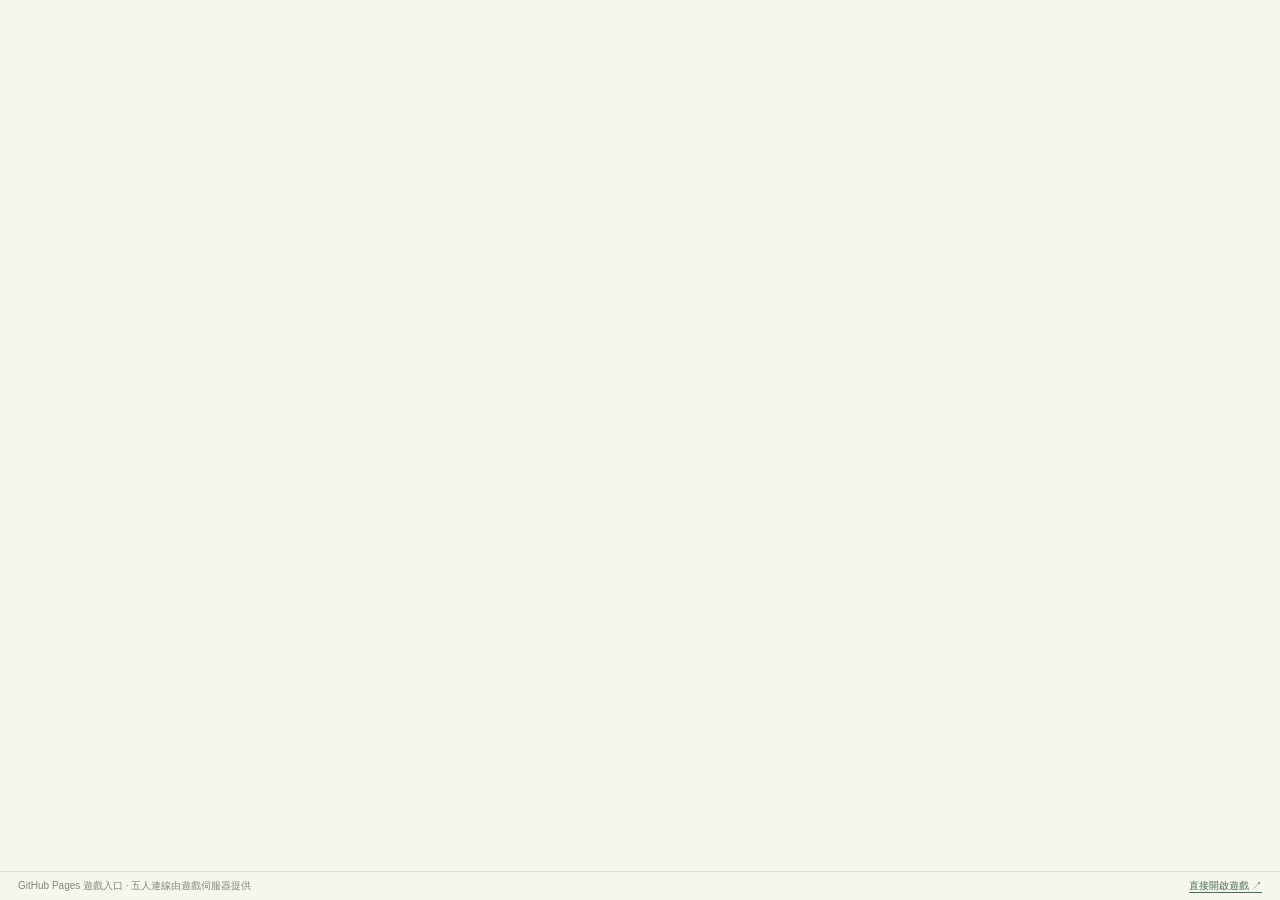
<file: docs/index.html>
<!doctype html>
<html lang="zh-Hant-TW">
<head>
  <meta charset="utf-8">
  <meta name="viewport" content="width=device-width,initial-scale=1,viewport-fit=cover">
  <meta name="theme-color" content="#285641">
  <meta name="description" content="五人一組，捏出五大地形、答題收集彈珠，再一起迎接落球決賽。">
  <title>地形彈珠賽｜五人展場挑戰</title>
  <link rel="icon" href="./favicon.svg" type="image/svg+xml">
  <style>
    *{box-sizing:border-box}html,body{margin:0;width:100%;height:100%;background:#f7f6ee;color:#285641;font-family:"Microsoft JhengHei",sans-serif}
    body{display:flex;flex-direction:column}iframe{display:block;width:100%;flex:1;min-height:0;border:0;background:#f7f6ee}
    .service-bar{flex:none;min-height:29px;display:flex;align-items:center;justify-content:space-between;gap:15px;padding:6px 18px;border-top:1px solid #dfe2d5;font-size:10px;color:#7c8972;background:#f7f6ee}
    a{color:#446e50;text-underline-offset:3px}.loading{position:fixed;inset:0 0 29px;display:flex;flex-direction:column;align-items:center;justify-content:center;gap:18px;background:#f7f6ee;text-align:center;padding:24px;z-index:2}
    .loading h1{font-size:26px;letter-spacing:2px;margin:0}.loading p{font-size:13px;line-height:1.9;color:#87957b;margin:0}.loading a{font-size:12px}
    .spinner{width:26px;height:26px;border:2px solid #dce3d2;border-top-color:#6d905e;border-radius:50%;animation:spin 1s linear infinite}@keyframes spin{to{transform:rotate(360deg)}}
    @media(max-width:600px){.service-bar{font-size:9px;padding:6px 10px;gap:10px}.service-bar span{max-width:70%}}
    @media(prefers-reduced-motion:reduce){.spinner{animation:none}}
  </style>
</head>
<body>
  <div class="loading" id="loading" role="status"><span class="spinner"></span><h1>地形彈珠賽</h1><p>正在開啟捏地形、集彈珠的冒險。</p><a class="direct" href="https://terrain-marble-festival.workspace-503122.chatgpt.site/" target="_blank" rel="noopener">如果無法載入，直接開啟遊戲 ↗</a></div>
  <iframe id="game" title="地形彈珠賽完整遊戲" allow="fullscreen; clipboard-write" allowfullscreen></iframe>
  <div class="service-bar"><span>GitHub Pages 遊戲入口 · 五人連線由遊戲伺服器提供</span><a class="direct" href="https://terrain-marble-festival.workspace-503122.chatgpt.site/" target="_blank" rel="noopener">直接開啟遊戲 ↗</a></div>
  <noscript>請啟用 JavaScript，或使用下方「直接開啟遊戲」連結。</noscript>
  <script>
    const target=new URL('https://terrain-marble-festival.workspace-503122.chatgpt.site/');
    const room=new URL(location.href).searchParams.get('room');
    if(room&&/^\d{6}$/.test(room))target.searchParams.set('room',room);
    document.querySelectorAll('.direct').forEach(a=>a.href=target.href);
    const frame=document.getElementById('game');
    frame.addEventListener('load',()=>document.getElementById('loading').remove(),{once:true});
    frame.src=target.href;
  </script>
</body>
</html>
</file>
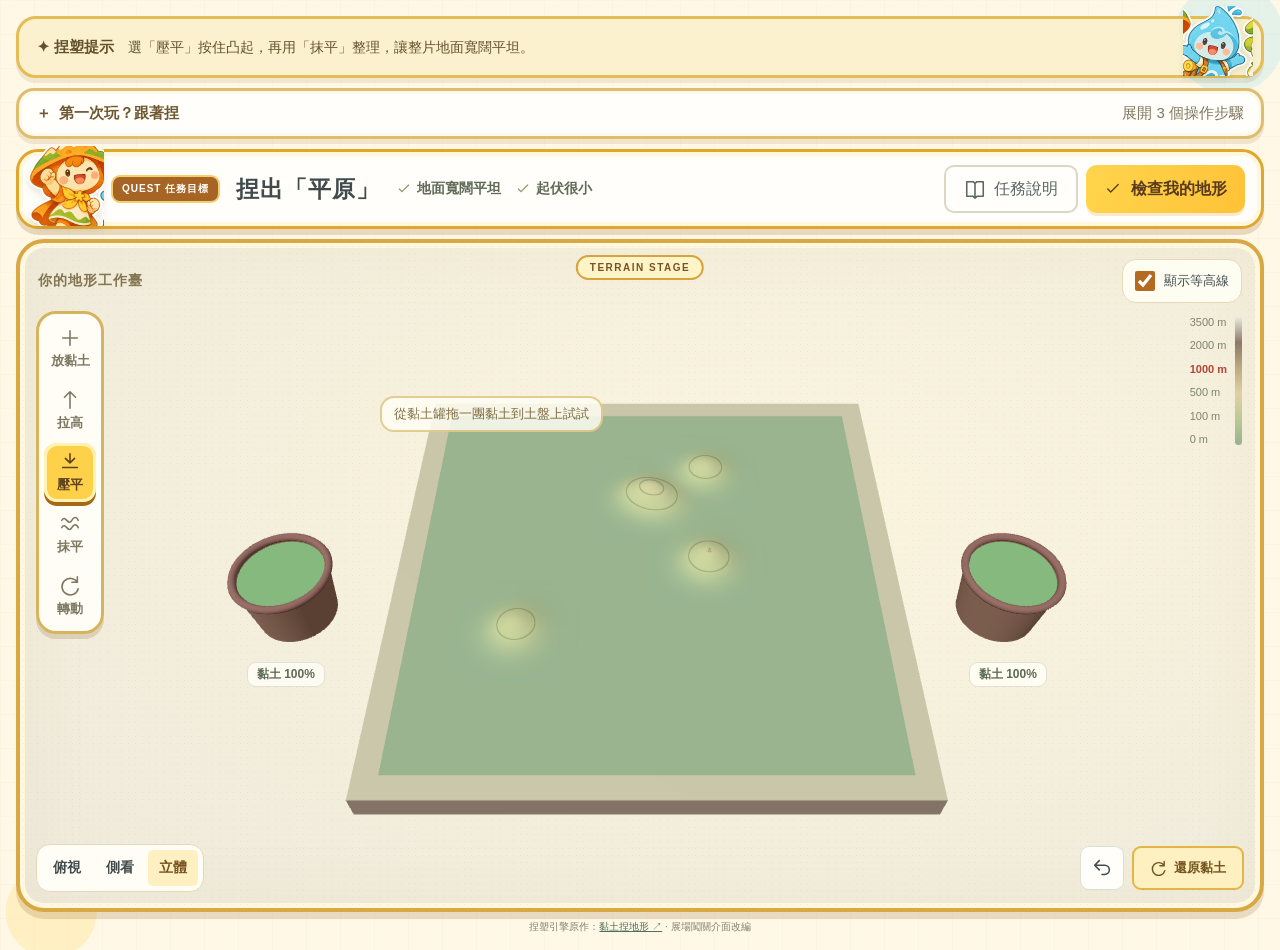
<file: public/clay/index.html>
<!doctype html><html lang="zh-Hant-TW"><head><meta charset="utf-8"><meta name="viewport" content="width=device-width,initial-scale=1,viewport-fit=cover"><meta name="theme-color" content="#173e35"><title>地形彈珠賽・捏塑工作臺</title><link rel="stylesheet" href="./original.css"><link rel="stylesheet" href="./embed.css"><script type="module" src="./terrain-engine.js"></script><script type="module" src="./enhancements.js"></script></head><body><div id="app"></div><div id="toast" role="status" aria-live="polite"></div><dialog id="modal"></dialog></body></html>
</file>
<file: public/clay/original.css>
:root{--ink:#263e33;--green:#28553f;--muted:#788178;--paper:#f6f5ef;--line:#e4e6dc;--yellow:#eccb72;--mint:#e8eee3;--orange:#c87f48;--white:#fffefb}*{box-sizing:border-box}body{background:var(--paper);color:var(--ink);margin:0;font-family:Noto Sans TC,sans-serif;font-size:16px}button,input,select,textarea{font:inherit}button,a{-webkit-tap-highlight-color:transparent}button{cursor:pointer}button:disabled{opacity:.42;cursor:not-allowed}button:focus-visible,a:focus-visible,input:focus-visible{outline-offset:4px;outline:3px solid #dcaa40}button{color:inherit;background:0 0;border:0}a{color:inherit;text-decoration:none}svg{fill:none;stroke:currentColor;stroke-width:1.7px;stroke-linecap:round;stroke-linejoin:round;flex-shrink:0;width:22px;height:22px}.shell{padding-left:82px}.rail{color:#dfe7d7;z-index:10;background:#244b39;flex-direction:column;align-items:center;gap:28px;width:82px;padding:27px 0;display:flex;position:fixed;inset:0 auto 0 0}.brand-symbol{color:#efd084}.brand-symbol svg{width:37px;height:37px}.rail button{color:#b8cbbb;border-radius:14px;flex-direction:column;align-items:center;gap:8px;width:64px;padding:14px 0;font-size:12px;display:flex}.rail button.active{color:#ffe4a1;background:#3a604a}.rail button:hover{background:#365c46}.rail .bottom{margin-top:auto}.rail-label{letter-spacing:2px;writing-mode:vertical-rl;color:#90ad96;font-size:10px}.topbar{border-bottom:1px solid var(--line);background:#fffefb;justify-content:space-between;align-items:center;height:91px;padding:0 42px;display:flex}.brand{letter-spacing:1px;align-items:center;gap:15px;font-size:21px;font-weight:800;display:flex}.brand small{color:var(--muted);letter-spacing:1.5px;border-left:1px solid #d9ded4;padding-left:15px;font-size:13px;font-weight:400}.top-actions{align-items:center;gap:24px;font-size:14px;display:flex}.prototype-tag{color:#8a8b7c;background:#f2f1e9;border-radius:5px;padding:6px 10px;font-size:12px}.avatar{align-items:center;gap:9px;display:flex}.avatar-circle{background:#efdfb5;border-radius:50%;place-items:center;width:34px;height:34px;font-size:14px;display:grid}.content{max-width:1580px;margin:auto;padding:32px 42px 24px}.eyebrow{letter-spacing:2.4px;color:#899080;font-size:11px;font-weight:600}.title-row{justify-content:space-between;align-items:center;margin-bottom:26px;display:flex}.title-row h1{letter-spacing:1px;margin:6px 0 7px;font-size:29px;font-weight:800}.title-row p{color:var(--muted);margin:0;font-size:14px}.badge{background:#e9eee2;border-radius:30px;align-items:center;gap:7px;padding:9px 15px;font-size:13px;display:inline-flex}.badge svg{width:17px;height:17px}.levels{grid-template-columns:repeat(6,1fr);gap:11px;margin-bottom:24px;display:grid}.level{border:1px solid var(--line);text-align:left;background:#fffefa;border-radius:12px;align-items:center;gap:12px;padding:14px 16px;transition:all .2s;display:flex;position:relative}.level:hover{border-color:#9caf90;transform:translateY(-2px)}.level.active{color:#fff;background:#28533f;border-color:#28533f}.level .num{color:#929888;letter-spacing:1px;margin-bottom:4px;font-size:10px;display:block}.level.active .num{color:#c8d8c5}.level strong{font-size:15px;font-weight:600}.terrain-icon{color:#8b9e72;width:40px;height:32px}.level.active .terrain-icon{color:#eace8d}.level .done{color:#72905f;font-size:12px;position:absolute;top:9px;right:10px}.workspace{grid-template-columns:minmax(0,1fr) 294px;gap:23px;display:grid}.playground{background:#ecece2;border:1px solid #e1e3d7;border-radius:19px;min-height:535px;position:relative;overflow:hidden}.surface-texture{pointer-events:none;background-image:radial-gradient(#9a9d8225 .8px,#0000 .8px);background-size:7px 7px;position:absolute;inset:0}.scene-top{z-index:2;justify-content:space-between;align-items:center;display:flex;position:absolute;top:23px;left:25px;right:24px}.scene-label{color:#838b75;letter-spacing:2px;font-size:12px}.toggle-label{background:#fffdf6b8;border:1px solid #e1e4d6;border-radius:20px;align-items:center;gap:9px;padding:8px 12px;font-size:12px;display:flex}.toggle-label input{accent-color:var(--green);width:16px;height:16px;margin:0}.terrain-canvas{touch-action:none;cursor:crosshair;width:100%;height:100%;display:block;position:absolute;inset:0}.tools{z-index:3;background:#fffef8e8;border:1px solid #e1e2d4;border-radius:15px;flex-direction:column;gap:5px;padding:7px;display:flex;position:absolute;top:83px;left:22px;box-shadow:0 4px 14px #29433106}.tool{color:#76816b;border-radius:10px;flex-direction:column;align-items:center;gap:4px;width:55px;padding:10px 2px;font-size:11px;display:flex}.tool.active{color:#2e503b;background:#dce6d0}.tool:hover{background:#edf0e5}.tool svg{width:22px;height:22px}.scene-bottom{z-index:2;justify-content:space-between;align-items:center;display:flex;position:absolute;bottom:20px;left:24px;right:24px}.view-buttons{background:#fffdf5e8;border:1px solid #e1e2d4;border-radius:9px;gap:3px;padding:5px;display:flex}.view-buttons button{border-radius:5px;padding:7px 10px;font-size:12px}.view-buttons button.active{background:#e8ebdf}.scene-hint{color:#818771;align-items:center;gap:7px;font-size:11px;display:flex}.scene-hint svg{width:16px;height:16px}.canvas-note{pointer-events:none;color:#6e795f;background:#fffdf5e8;border:1px solid #c9cdb7;border-radius:7px;padding:7px 12px;font-size:12px;position:absolute;top:26%;left:48%}.altitude{color:#7d846e;align-items:stretch;gap:8px;font-size:10px;display:flex;position:absolute;top:85px;right:23px}.altitude-bar{background:linear-gradient(#c6aa75 0 22%,#c4c88e 22% 42%,#93b880 42% 66%,#729b72 66% 85%,#abc99a 85%);border-radius:6px;width:7px;height:156px}.altitude-labels{flex-direction:column;justify-content:space-between;line-height:1;display:flex}.mission{border:1px solid var(--line);background:#fffefb;border-radius:19px;flex-direction:column;padding:26px 24px;display:flex}.mission-label{letter-spacing:1px;color:#879174;align-items:center;gap:8px;font-size:12px;font-weight:600;display:flex}.mission-label svg{width:18px;height:18px}.mission h2{letter-spacing:1px;margin:18px 0 12px;font-size:25px}.mission p{color:#78806f;margin:0;font-size:14px;line-height:1.9}.mission p strong{color:#476447}.rule-line{background:var(--line);height:1px;margin:23px 0}.target-label{color:#7f8975;font-size:12px}.target-list{flex-direction:column;gap:15px;margin:17px 0;display:flex}.target-item{align-items:center;gap:10px;font-size:13px;display:flex}.target-item svg{color:#83986c;width:18px;height:18px}.tip{color:#958366;background:#f5f1e5;border-radius:9px;gap:8px;margin-top:8px;padding:13px;font-size:12px;line-height:1.7;display:flex}.tip svg{flex-shrink:0;width:17px;height:17px;margin-top:2px}.primary{background:var(--green);color:#fffdf5;border-radius:10px;justify-content:center;align-items:center;gap:9px;padding:14px 20px;font-size:14px;font-weight:500;transition:all .2s;display:inline-flex}.primary:hover{background:#356c4e;box-shadow:0 5px 12px #29483219}.primary svg{width:18px;height:18px}.mission .primary{width:100%;margin-top:auto;padding:15px}.secondary{background:#fffefb;border:1px solid #dbe0d3;border-radius:9px;justify-content:center;align-items:center;gap:8px;padding:12px 18px;font-size:14px;display:inline-flex}.secondary:hover{background:#edf1e6}.small-note{text-align:center;color:#8a9280;margin-top:11px;font-size:11px}.mission-footer{margin-top:24px}.underbar{color:#8b917f;justify-content:space-between;align-items:center;margin:17px 2px 28px;font-size:12px;display:flex}.underbar span{align-items:center;gap:7px;display:flex}.underbar svg{width:16px;height:16px}.learn-strip{border-top:1px solid var(--line);align-items:center;gap:17px;padding-top:24px;display:flex}.learn-icon{color:#688250;background:#e6eadb;border-radius:10px;padding:12px;display:flex}.learn-strip h3{margin:0 0 4px;font-size:14px}.learn-strip p{color:#8b917e;margin:0;font-size:12px}.learn-strip button{color:#5f7753;margin-left:auto;font-size:13px}.learn-strip button svg{vertical-align:middle;width:17px;margin-left:8px}.page-footer{color:#a0a58f;letter-spacing:1px;justify-content:space-between;margin-top:28px;font-size:10px;display:flex}.timer{font-variant-numeric:tabular-nums;font-size:24px;font-weight:800}.timer.urgent{color:#b54535;animation:1s infinite pulse}.exam-layout{max-width:970px;margin:auto}.cards-grid{grid-template-columns:repeat(2,1fr);gap:22px;display:grid}.card{background:var(--white);border:1px solid var(--line);border-radius:17px;padding:27px}.card h2{margin:14px 0;font-size:23px}.card p{color:var(--muted);font-size:14px;line-height:1.8}.card .primary,.card .secondary{margin-top:15px}.card-row{justify-content:space-between;align-items:center;gap:10px;display:flex}.pill{color:#537342;background:#e8eedf;border-radius:5px;padding:6px 10px;font-size:12px;display:inline-block}.pill.gold{color:#9b7a29;background:#f7edd1}.pill.gray{color:#85867a;background:#eeeee8}.stars{color:#d3a445;letter-spacing:4px}.question-card{border:1px solid var(--line);background:#fffefb;border-radius:20px;max-width:800px;margin:35px auto;padding:45px}.question-card h2{font-size:26px;line-height:1.6}.options{grid-template-columns:1fr 1fr;gap:15px;margin:25px 0;display:grid}.option{text-align:left;border:1px solid #dce1d2;border-radius:11px;padding:23px;font-size:17px}.option.selected{border:2px solid var(--green);background:#e6eddc}.option b{color:#779166;margin-right:20px}.step-track{gap:9px;display:flex}.step-track span{background:#dce2d3;border-radius:5px;width:32px;height:5px}.step-track span.current{background:var(--green)}.login-card{text-align:center;max-width:540px;margin:50px auto;padding:44px}.login-card .login-icon{background:#e9eddf;border-radius:19px;place-items:center;width:65px;height:65px;margin:auto;display:grid}.login-card .primary{width:100%}.result-score{text-align:center;font-size:62px;font-weight:800;line-height:1.4}.result-list{margin-top:25px}.result-item{border-bottom:1px solid var(--line);justify-content:space-between;padding:15px 0;font-size:14px;display:flex}.teacher-nav{gap:7px;margin-bottom:25px;display:flex}.teacher-nav button{border-radius:8px;padding:10px 19px;font-size:14px}.teacher-nav button.active{background:#e3e9db;font-weight:600}.stats{grid-template-columns:repeat(4,1fr);gap:18px;margin-bottom:25px;display:grid}.stat{border:1px solid var(--line);background:#fffefb;border-radius:13px;padding:21px}.stat small{color:#8b937f;font-size:12px}.stat strong{margin-top:7px;font-size:30px;display:block}.stat strong span{color:#9aa18e;font-size:14px;font-weight:400}.table-wrap{border:1px solid var(--line);background:#fffefb;border-radius:13px;overflow:auto}table{border-collapse:collapse;text-align:left;width:100%;font-size:14px}th{color:#818a75;background:#eef0e7;font-size:12px;font-weight:500}td,th{border-bottom:1px solid var(--line);white-space:nowrap;padding:18px 20px}td button{color:#587449;font-size:13px}.board-layout{grid-template-columns:1fr 235px;gap:20px;display:grid}.groups{grid-template-columns:repeat(3,1fr);gap:17px;display:grid}.group{background:#fffdf6;border:1px solid #dce2d2;border-radius:13px;min-height:240px;padding:17px;transition:all .2s}.group.drag-over{background:#e1ecd3;border:2px dashed #5e8850}.group-head{justify-content:space-between;align-items:center;margin-bottom:15px;display:flex}.group h3{margin:0;font-size:16px}.group-score{color:#798a58;font-size:20px;font-weight:800}.student{cursor:grab;background:#fffefa;border:1px solid #e4e7dc;border-radius:8px;align-items:center;gap:8px;margin-bottom:8px;padding:10px 11px;font-size:12px;display:flex}.student .seat{color:#97a08a;font-size:11px}.student strong{font-weight:500}.student .star-score{color:#b39243;margin-left:auto}.student select{color:#8a937d;background:#f1f3ea;border:0;border-radius:4px;max-width:62px;padding:3px;font-size:10px}.unassigned{background:#e8ecdf;border-radius:13px;max-height:585px;padding:18px;overflow:auto}.unassigned h3{margin-top:0;font-size:15px}.unassigned p{color:#8c947e;font-size:11px}.board-actions{flex-wrap:wrap;align-items:center;gap:10px;margin-bottom:22px;display:flex}.board-actions .spacer{flex:1}.danger{color:#ad5544;border-color:#dfbfb5}.reveal{color:#fcf7e9;text-align:center;background:#203e31;border-radius:20px;min-height:570px;padding:45px;position:relative;overflow:hidden}.reveal h2{font-size:30px}.podiums{justify-content:center;align-items:end;gap:22px;max-width:680px;margin:45px auto 30px;display:flex}.podium{flex:1;animation:1s both rise}.podium .bar{color:#fff4ca;background:linear-gradient(#c8b277,#8c814f);border-radius:13px 13px 0 0;justify-content:center;align-items:center;padding:25px 10px;font-size:38px;display:flex}.podium h3{font-size:17px}.podium p{color:#e1cc8e;font-size:24px}.confetti{top:-15px;left:var(--x);background:var(--c);width:9px;height:14px;animation:fall 3s var(--d) infinite;position:absolute}.form-field{flex-direction:column;gap:9px;margin-bottom:20px;font-size:14px;display:flex}.form-field input,.form-field select,textarea{color:var(--ink);background:#fffefb;border:1px solid #d9dfd0;border-radius:8px;width:100%;padding:12px}textarea{resize:vertical;height:180px;font-size:13px}.empty{text-align:center;color:#8e9880;padding:35px;font-size:14px}dialog{width:min(500px,92vw);color:var(--ink);background:#fffefb;border:1px solid #e0e5d6;border-radius:19px;padding:30px;box-shadow:0 24px 90px #1736232b}dialog::backdrop{-webkit-backdrop-filter:blur(4px);backdrop-filter:blur(4px);background:#18332355}dialog h2{margin:0 0 15px;font-size:23px}dialog p{color:#7a856f;font-size:14px;line-height:1.9}.dialog-actions{justify-content:flex-end;gap:10px;margin-top:25px;display:flex}#toast{color:#fff;opacity:0;pointer-events:none;z-index:100;background:#264d3d;border-radius:10px;padding:13px 24px;font-size:14px;transition:all .25s;position:fixed;bottom:30px;left:50%;transform:translate(-50%,20px);box-shadow:0 5px 30px #1e35212b}#toast.show{opacity:1;transform:translate(-50%)}@keyframes pulse{50%{opacity:.5}}@keyframes rise{0%{opacity:0;transform:translateY(70px)}to{opacity:1;transform:translateY(0)}}@keyframes fall{to{transform:translateY(650px)rotate(420deg)}}@media (min-width:1450px){.playground{min-height:620px}.mission{padding:30px}.mission h2{font-size:29px}}@media (max-width:1150px){.content{padding:27px}.topbar{padding:0 27px}.workspace{grid-template-columns:minmax(0,1fr) 255px;gap:16px}.mission{padding:22px 19px}.level{gap:7px;padding:13px 10px}.terrain-icon{width:30px}.scene-hint{display:none}.groups{grid-template-columns:repeat(2,1fr)}.brand small{display:none}.top-actions{gap:15px}}@media (max-width:850px){.shell{padding-left:65px}.rail{width:65px}.rail button{width:55px}.content{padding:24px 20px}.topbar{height:76px;padding:0 20px}.workspace{grid-template-columns:1fr}.playground{min-height:510px}.mission{grid-template-columns:1fr 1fr;gap:0 25px;display:grid}.mission .mission-label,.mission h2,.mission>p{grid-column:1}.mission .rule-line{display:none}.mission>.target-label,.mission>.target-list,.mission>.tip{grid-column:2}.mission>.target-label{grid-row:1}.mission>.target-list{grid-row:2/4;margin:10px 0}.mission>.tip{grid-row:4}.mission-footer{grid-column:1;margin-top:17px}.mission h2{margin-top:10px}.levels{gap:7px}.level{text-align:center;flex-direction:column;gap:4px;padding:12px 7px}.level .num{display:none}.level strong{font-size:13px}.prototype-tag{display:none}.title-row h1{font-size:26px}.groups{grid-template-columns:repeat(2,1fr)}.board-layout{grid-template-columns:1fr}.unassigned{max-height:240px}.stats{gap:10px}.stat{padding:15px}.stat strong{font-size:25px}.cards-grid{grid-template-columns:1fr}}@media (max-width:560px){.shell{padding-bottom:78px;padding-left:0}.rail{flex-direction:row;justify-content:space-around;gap:0;width:100%;height:70px;padding:4px 12px;inset:auto 0 0}.rail .brand-symbol,.rail-label,.rail .bottom{display:none}.rail button{gap:3px;width:80px;padding:8px;font-size:10px}.topbar{height:67px;padding:0 18px}.brand{font-size:17px}.top-actions{gap:7px;font-size:12px}.top-actions>.help-btn{display:none}.avatar-circle{width:27px;height:27px}.content{padding:22px 14px}.title-row{align-items:start;gap:12px;margin-bottom:19px}.title-row h1{font-size:24px}.title-row p{font-size:12px}.title-row .badge{white-space:nowrap;margin-top:19px;padding:8px;font-size:11px}.levels{gap:4px;margin-bottom:15px}.level{border-radius:8px;padding:9px 3px}.level strong{font-size:11px}.terrain-icon{width:30px;height:24px}.playground{min-height:440px}.tools{padding:4px;top:73px;left:10px}.tool{width:42px;padding:9px 0;font-size:10px}.scene-top{top:16px;left:15px;right:15px}.scene-label{font-size:10px}.altitude{top:78px;right:12px}.scene-bottom{bottom:15px;left:12px;right:12px}.mission{padding:22px;display:block}.mission h2{margin:13px 0}.mission>.target-label{margin-top:17px;display:block}.target-list{grid-template-columns:1fr 1fr;gap:12px;display:grid}.target-item{font-size:12px}.tip{margin:17px 0}.underbar{margin-bottom:20px;font-size:10px}.learn-strip{gap:12px;padding-top:19px}.learn-strip p{font-size:11px}.learn-strip button{white-space:nowrap;font-size:11px}.page-footer{font-size:9px}.question-card{margin:15px auto;padding:25px}.question-card h2{font-size:21px}.options{grid-template-columns:1fr}.stats{grid-template-columns:1fr 1fr}.groups{grid-template-columns:1fr 1fr;gap:9px}.group{padding:11px}.student{flex-wrap:wrap;gap:4px;padding:8px 5px}.student select{max-width:50px}.teacher-nav{gap:0;overflow:auto}.teacher-nav button{white-space:nowrap;padding:10px;font-size:12px}.reveal{padding:25px 13px}.podiums{gap:10px}.podium h3{font-size:14px}.podium p{font-size:20px}.login-card{margin:25px auto;padding:29px}.card{padding:23px}.board-actions{gap:7px}.board-actions button{padding:10px;font-size:12px}.canvas-note{font-size:10px;top:27%}.title-row .secondary{padding:10px;font-size:12px}}.mission p{font-size:16px;line-height:1.85}.target-item,.primary,.secondary{font-size:14px}.target-label,.mission-label,.tip,.tool,.view-buttons button,.toggle-label{font-size:13px}.view-buttons button{min-height:36px}.tool{min-height:57px}.rail button{font-size:12px}.student{font-size:13px}.student select{min-height:30px}.result-item{gap:18px;line-height:1.8}.result-item strong{white-space:nowrap}.underbar>button{align-items:center;gap:7px;min-height:40px;display:flex}.podium .bar{transform-origin:bottom;animation:1.2s both bar-grow;animation-delay:inherit}.form-field[hidden]{display:none}.group-head{gap:6px}.group-head h3{line-height:1.6}.group-score{white-space:nowrap}.group{min-width:0}.student{flex-wrap:wrap}.card .rule-line{margin:23px 0}.reveal-stars{letter-spacing:3px}.prototype-tag{white-space:nowrap}@keyframes bar-grow{0%{transform:scaleY(0)}to{transform:scaleY(1)}}@media (max-width:560px){.tool{min-height:54px;font-size:11px}.tool svg{width:20px;height:20px}.target-item{font-size:13px}.level{min-height:68px}.primary,.secondary{min-height:44px}.groups{grid-template-columns:1fr}.student{font-size:14px}.student select{max-width:85px;font-size:12px}.top-actions .avatar>span:last-child{text-overflow:ellipsis;white-space:nowrap;max-width:105px;overflow:hidden}}@media (prefers-reduced-motion:reduce){*,:before,:after{scroll-behavior:auto!important;transition:none!important;animation-duration:.001ms!important;animation-iteration-count:1!important}.confetti{display:none}}html{-webkit-text-size-adjust:100%;-moz-text-size-adjust:100%;text-size-adjust:100%;scroll-padding-bottom:100px}body{min-height:100vh;min-height:100svh}button,a,input,select,textarea{touch-action:manipulation}button{min-height:44px}input,select,textarea{font-size:16px!important}.shell{padding-right:env(safe-area-inset-right);padding-bottom:env(safe-area-inset-bottom)}.rail{padding-top:max(20px,env(safe-area-inset-top));padding-bottom:max(20px,env(safe-area-inset-bottom))}.playground{isolation:isolate;--horizontal-tools:0}.terrain-canvas{-webkit-user-select:none;user-select:none;-webkit-touch-callout:none;touch-action:none}.tools,.view-buttons{-webkit-user-select:none;user-select:none}.tool{width:60px;min-height:60px;font-size:14px}.toggle-label{min-height:44px;font-size:14px}.toggle-label input{width:20px;height:20px}.view-buttons button{min-width:50px;min-height:44px;font-size:14px}.student select{min-width:82px;max-width:110px;min-height:44px;padding:7px}.student{row-gap:8px}.student .star-score{white-space:nowrap}.table-wrap{overscroll-behavior-x:contain;-webkit-overflow-scrolling:touch}.teacher-nav{flex-shrink:0;overflow-x:auto}.teacher-nav button{white-space:nowrap}dialog{max-height:calc(100vh - 40px);overscroll-behavior:contain;-webkit-overflow-scrolling:touch;max-height:calc(100dvh - 40px);overflow-y:auto}dialog::backdrop{-webkit-backdrop-filter:blur(4px)}.dialog-actions{flex-wrap:wrap}.dialog-actions button{min-width:100px}.level:hover{transform:none}#toast{text-align:center;width:max-content;max-width:calc(100vw - 32px);bottom:calc(24px + env(safe-area-inset-bottom))}@media (min-width:561px) and (max-width:1400px){.playground{--horizontal-tools:1;min-height:450px}.tools{flex-direction:row;gap:5px;max-width:calc(100% - 24px);padding:6px;top:auto;bottom:14px;left:50%;transform:translate(-50%)}.tool{gap:3px;width:60px;min-height:59px;padding:6px 3px}.scene-bottom{bottom:96px;left:16px;right:16px}.scene-hint{display:none}.canvas-note{max-width:calc(100% - 112px);font-size:12px;top:83px;left:24px}.scene-top{top:15px;left:20px;right:20px}.altitude{top:87px;right:16px}.scene-label{font-size:13px}.mission h2{font-size:23px}.primary,.secondary,.target-item{font-size:15px}.small-note{font-size:12px}.mission-footer{min-width:0}.mission p{font-size:16px;line-height:1.7}.top-actions{gap:12px}.top-actions .help-btn{min-width:70px}}@media (min-width:851px) and (max-width:1400px) and (orientation:landscape){.shell{padding-left:72px}.rail{gap:18px;width:72px}.rail button{width:62px;min-height:70px}.rail-label{display:none}.topbar{height:65px;padding:0 24px}.brand{font-size:20px}.brand small,.prototype-tag{display:none}.content{padding:16px 24px 24px}.title-row{margin-bottom:13px}.title-row h1{margin:3px 0 5px;font-size:25px}.title-row .eyebrow{display:none}.levels{gap:8px;margin-bottom:14px}.level{gap:8px;min-height:57px;padding:9px 11px}.level .num{display:none}.level strong{font-size:15px}.terrain-icon{width:31px;height:27px}.workspace{grid-template-columns:minmax(0,1fr) 250px;align-items:stretch;gap:16px}.playground{min-height:460px;min-height:max(440px,100svh - 255px)}.mission{padding:16px 18px}.mission h2{margin:6px 0 8px;font-size:22px}.mission .rule-line{margin:9px 0}.target-list{gap:8px;margin:10px 0}.tip{padding:10px;font-size:13px;line-height:1.65}.mission-footer{margin-top:12px}.mission .primary{min-height:48px;padding:12px}.mission .small-note{margin-top:6px;font-size:11px}.mission p{font-size:15px}.underbar{margin:7px 0 17px}.learn-strip{padding-top:17px}.page-footer{margin-top:20px}.board-layout{grid-template-columns:minmax(0,1fr) 230px}.groups{grid-template-columns:repeat(2,minmax(0,1fr))}}@media (min-width:561px) and (max-width:1024px) and (orientation:portrait){.shell{padding-left:env(safe-area-inset-left);padding-bottom:calc(88px + env(safe-area-inset-bottom))}.rail{width:100%;height:calc(75px + env(safe-area-inset-bottom));padding:6px 20px calc(6px + env(safe-area-inset-bottom));flex-direction:row;justify-content:center;gap:48px;inset:auto 0 0}.rail button{gap:4px;width:120px;min-height:60px;padding:7px;font-size:14px}.rail .brand-symbol,.rail-label,.rail .bottom{display:none}.topbar{height:72px;padding:0 26px}.brand small,.prototype-tag{display:none}.content{padding:22px 24px}.title-row{margin-bottom:20px}.title-row h1{font-size:27px}.title-row .eyebrow{display:none}.levels{gap:8px;margin-bottom:18px}.level{text-align:center;flex-direction:column;gap:6px;min-height:75px;padding:9px 5px}.level .num{display:none}.level strong{font-size:15px}.workspace{grid-template-columns:minmax(0,1fr);gap:16px}.playground{min-height:480px;min-height:clamp(460px,48svh,590px)}.mission{grid-template-columns:1fr 1fr;gap:0 25px;padding:22px 24px;display:grid}.mission>.mission-label,.mission>h2,.mission>p{grid-column:1}.mission>.rule-line{display:none}.mission>.target-label{grid-area:1/2}.mission>.target-list{grid-area:2/2/4;margin:10px 0}.mission>.tip{grid-area:4/2}.mission-footer{grid-area:4/1;margin-top:16px}.mission-footer .small-note{line-height:1.5}.board-layout{grid-template-columns:1fr}.groups{grid-template-columns:repeat(2,minmax(0,1fr))}.unassigned{grid-template-columns:1fr 1fr;gap:8px 16px;max-height:none;display:grid}.unassigned h3,.unassigned>p{grid-column:1/-1}#toast{bottom:calc(92px + env(safe-area-inset-bottom))}}@media (max-width:560px){.shell{padding-bottom:calc(84px + env(safe-area-inset-bottom))}.rail{height:calc(70px + env(safe-area-inset-bottom));padding:4px 12px calc(4px + env(safe-area-inset-bottom))}.title-row{flex-wrap:wrap;gap:9px}.title-row .badge{margin-top:0}.title-row h1{font-size:24px}.title-row p{font-size:14px;line-height:1.7}.playground{--horizontal-tools:1;min-height:465px}.tools{flex-direction:row;justify-content:space-around;gap:2px;padding:5px;inset:auto 10px 13px;transform:none}.tool{width:calc(20% - 1.6px);min-width:44px;min-height:60px;padding:7px 0;font-size:12px}.scene-bottom{bottom:95px;left:12px;right:12px}.view-buttons{padding:3px}.view-buttons button{min-width:44px;padding:5px 8px}.scene-label{letter-spacing:0;font-size:12px}.toggle-label{gap:5px;padding:6px 8px;font-size:12px}.canvas-note{max-width:calc(100% - 95px);font-size:11px;top:77px;left:14px}.altitude{top:92px}.level strong{font-size:12px}.scene-hint{display:none}.mission{display:block}.mission-footer{margin-top:20px}#toast{bottom:calc(85px + env(safe-area-inset-bottom))}}@media (pointer:coarse){.tool,.view-buttons button,.level{-webkit-touch-callout:none}.student{cursor:default}.top-actions button{min-height:44px}}.playground{touch-action:pan-y}.board-gl{pointer-events:none;cursor:default}.board-overlay{cursor:crosshair}.scene-top,.tools,.altitude,.scene-bottom{z-index:3}.altitude-labels .hi{color:#b54535;font-weight:700}.altitude-bar{height:170px}.canvas-note{z-index:2}.scene-actions{gap:8px;display:flex}.icon-btn{min-width:44px;padding:8px}.tag1000{z-index:2;color:#fff;pointer-events:none;background:#b54535;border-radius:6px;padding:2px 8px;font-size:12px;font-weight:700;position:absolute;transform:translate(-50%,-150%)}.jar-label{z-index:2;color:#5d6b54;white-space:nowrap;pointer-events:none;background:#fffdf5e8;border:1px solid #e1e2d4;border-radius:9px;padding:3px 9px;font-size:12px;font-weight:600;position:absolute;transform:translate(-50%)}.hand-status{z-index:4;color:#fff;pointer-events:none;white-space:nowrap;background:#264d3dde;border-radius:999px;padding:7px 14px;font-size:13px;position:absolute;top:64px;left:50%;transform:translate(-50%)}.board-video{z-index:4;object-fit:cover;pointer-events:none;border:3px solid #fffefb;border-radius:12px;width:168px;height:126px;position:absolute;bottom:16px;right:16px;transform:scaleX(-1);box-shadow:0 6px 18px #1e352140}.hidden{display:none!important}.level .done{color:#c9a24a;letter-spacing:1px}.level.active .done{color:#eace8d}.result-stars{text-align:center;margin:6px 0 4px;font-size:34px}.hint-list{color:#4a5a44;margin:0;padding-left:1.2em;font-size:16px;line-height:1.9}@media (min-width:561px) and (max-width:1400px){.board-video{width:140px;height:105px;bottom:96px}}.new-banner{color:#7d6320;background:#f7edd1;border-radius:13px;align-items:center;gap:10px;margin:-8px 0 20px;padding:14px 18px;font-size:15px;display:flex}.form-error{color:#ac5944;font-size:14px;font-weight:600}.card-date,.card-meta{color:#859075;font-size:13px}.card .primary,.card .secondary{min-width:160px}.login-card .secondary{margin-top:12px}.empty.card{text-align:center}.empty .login-icon{margin-bottom:8px}.secondary.wide{width:100%;margin-top:10px}.step-row{margin:-8px 0 22px}.result-total{color:#8c967d;font-size:21px}.result-best{text-align:center;color:var(--muted)}.result-item .ok{color:#547443}.result-item .retry{color:#b97556}.result-explain{color:#7a8570;font-size:13px;line-height:1.7}.row-actions{flex-wrap:wrap;align-items:center;gap:6px;display:flex}.row-actions button{border-radius:8px;padding:6px 10px}.row-actions button:hover{background:#edf1e6}.danger-text{color:#ad5544!important}.file-btn{cursor:pointer}.muted{color:#869277;margin:0;font-size:14px}.small{font-size:12px}.quiz-picker{min-height:44px;color:var(--ink);background:#fffefb;border:1px solid #d9dfd0;border-radius:8px;max-width:280px;padding:8px 10px}td.wrap{white-space:normal;min-width:220px;line-height:1.6}.group-num{color:#9da786;margin-right:7px;font-size:12px}.group-meta{color:#929c83;margin:0 0 15px;font-size:12px}.student.dragging{opacity:.45}.table-wrap.preview{max-height:260px;margin-top:10px}.table-wrap.preview td,.table-wrap.preview th{padding:8px 12px}.reveal-sub{color:#bacba3;font-size:14px}.podium-sub{color:#cad6ba;margin-top:8px;font-size:12px;line-height:1.6}.reveal-rest{color:#cad6ba;flex-wrap:wrap;justify-content:center;gap:8px 26px;font-size:14px;line-height:2;display:flex}.reveal-note{color:#8fa487;font-size:12px}.workspace.solo{grid-template-columns:minmax(0,1fr)}.task-bar{border:1px solid var(--line);background:#fffefb;border-radius:15px;flex-wrap:wrap;justify-content:space-between;align-items:center;gap:12px 18px;margin-bottom:14px;padding:10px 12px 10px 18px;display:flex}.task-bar-main{flex-wrap:wrap;align-items:center;gap:6px 16px;min-width:0;display:flex}.task-bar-label{letter-spacing:1px;color:#879174;align-items:center;gap:6px;font-size:12px;font-weight:600;display:inline-flex}.task-bar-label svg,.task-bar-targets svg{width:16px;height:16px}.task-bar-main strong{letter-spacing:1px;font-size:19px}.task-bar-targets{color:#5f6b57;flex-wrap:wrap;gap:4px 14px;font-size:13px;display:inline-flex}.task-bar-targets span{align-items:center;gap:5px;display:inline-flex}.task-bar-targets svg{color:#83986c}.task-bar-actions{flex-wrap:wrap;align-items:center;gap:8px;display:flex}.task-bar-actions .primary,.task-bar-actions .secondary{padding:10px 16px;font-size:15px}.mission.brief{background:0 0;border:0;padding:0}.mission.brief p{font-size:16px}.workspace.solo .playground{min-height:max(480px,100svh - 320px)}@media (max-width:850px){.task-bar-targets{display:none}}
</file>
<file: public/clay/embed.css>
:root{--green:#215b48;--ink:#183e34;--muted:#718476;--line:#d9e4d9;font-family:"Noto Sans TC","Microsoft JhengHei",sans-serif}*{box-sizing:border-box}html,body{margin:0;background:#f5f7ef;color:var(--ink)}body{font-family:"Microsoft JhengHei",sans-serif}#app{padding:12px}.title-row,.levels,.underbar,.learn-strip,.page-footer{display:none!important}.workspace,.workspace.solo{display:block}.workspace.solo .playground,.playground{height:calc(100svh - 169px);min-height:355px;border-radius:22px;border:1px solid #d3dfce;background:radial-gradient(ellipse at 60% 40%,#eff1dd,#e2e8d8);box-shadow:inset 0 0 65px #d0dac8}.task-bar{margin:0 0 10px;padding:12px 16px;border-radius:16px;background:#fffdf6;gap:10px}.task-bar-main strong{font-size:19px}.task-bar-label{display:none}.task-bar-targets{font-size:12px}.task-bar-actions .primary{background:#215b48;padding:11px 18px;border-radius:11px;box-shadow:0 4px 0 #153b30;font-weight:700}.task-bar-actions .secondary{padding:10px 12px;border-radius:10px}.clay-guide{display:flex;align-items:center;gap:14px;padding:11px 16px;margin-bottom:10px;border:1px solid #e2d9b7;border-radius:13px;background:#fbf1ce;color:#65522c;min-height:48px}.clay-guide span{font-weight:800;white-space:nowrap;font-size:13px}.clay-guide p{font-size:12px;line-height:1.6;margin:0}.clay-guide.is-passed{background:#dff1d9;border-color:#afd29c;color:#315535}.scene-top{top:16px;left:18px;right:18px}.scene-label{font-weight:700;letter-spacing:1px}.tools{left:16px;top:68px;gap:3px;padding:5px;border-radius:15px}.tool{width:52px;padding:8px 2px;min-height:49px;font-size:12px}.tool.active{background:#215b48;color:white}.scene-bottom{bottom:16px;left:16px;right:16px;gap:8px}.view-buttons button{min-height:36px;padding:7px 10px;font-size:12px}.altitude{right:18px;top:74px}.altitude-bar{height:128px}.canvas-note{font-size:11px;max-width:55%;top:23%;left:29%;opacity:.9}.scene-hint{display:none}.scene-actions .icon-btn{width:40px;height:40px}.load-error{padding:35px;text-align:center}.modal-head h2{font-size:21px}#modal{max-width:min(520px,calc(100vw - 28px))}#modal p,#modal li{line-height:1.7}
@media(max-width:600px){#app{padding:8px}.task-bar{padding:10px 12px}.task-bar-main{gap:6px}.task-bar-main strong{font-size:17px}.task-bar-targets{display:none}.task-bar-actions{gap:6px}.task-bar-actions .primary{font-size:14px;padding:10px 12px}.task-bar-actions .secondary{font-size:12px;padding:10px}.clay-guide{align-items:flex-start;gap:8px;padding:9px 11px}.clay-guide span{font-size:12px}.clay-guide p{font-size:11px}.workspace.solo .playground,.playground{height:calc(100svh - 163px);min-height:330px}.scene-top{left:12px;right:12px}.scene-label{font-size:10px}.toggle-label{font-size:10px;padding:5px 7px;gap:5px}.tools{left:10px;top:60px}.tool{width:43px;min-height:44px;padding:6px 2px;font-size:11px}.tool svg{width:20px;height:20px}.altitude{right:12px;font-size:9px}.scene-bottom{left:10px;right:10px;bottom:12px}.view-buttons{gap:1px;padding:3px}.view-buttons button{font-size:11px;padding:7px 8px}.scene-actions{gap:5px}.scene-actions .icon-btn{width:34px;height:36px}.canvas-note{font-size:10px;padding:5px 7px;left:26%;top:24%;max-width:58%}}

.clay-coach{background:#fffdf7;border:1px solid #dce5d6;border-radius:12px;margin-bottom:10px;font-size:12px}.clay-coach summary{cursor:pointer;list-style:none;padding:10px 14px;font-weight:800}.clay-coach summary:before{content:'＋';margin-right:8px}.clay-coach[open] summary:before{content:'−'}.clay-coach summary>span{float:right;color:#718476;font-weight:400}.coach-steps{display:grid;grid-template-columns:repeat(3,1fr);gap:7px;padding:0 10px}.coach-step{text-align:left;background:#eef3e6;border-radius:9px;padding:10px;color:#31543c}.coach-step.selected{background:#d5e8bf;outline:2px solid #628458}.coach-step strong,.coach-step span{display:block}.coach-step span{font-size:11px;line-height:1.65;margin-top:5px}.coach-caption{margin:9px 12px;color:#79816c;font-size:10px}.clay-credit{font-size:10px;color:#819079;text-align:center;padding:8px 0 0}.clay-credit a{color:#52705a;text-decoration:underline}.workspace.solo .playground{height:calc(100svh - 227px)}@media(max-width:600px){.coach-steps{grid-template-columns:1fr}.clay-coach summary>span{font-size:10px}.clay-coach[open]~[data-role=bench] .playground{min-height:390px}}

/* Clear original responsive toolbar positioning before applying exhibition layout. */
.tools{position:absolute;top:68px;bottom:auto;left:16px;right:auto;width:auto;transform:none;flex-direction:column;align-items:stretch;justify-content:flex-start;z-index:4}.tool{flex:none;width:52px;min-width:0;min-height:49px}.scene-bottom{bottom:16px}.scene-actions{display:flex}
@media(max-width:600px){.tools{position:absolute;top:auto;bottom:64px;left:10px;right:10px;width:auto;transform:none;flex-direction:row;align-items:stretch;justify-content:space-between;gap:3px;padding:5px;z-index:4}.tool{width:calc((100% - 12px)/5);min-width:0;min-height:44px;padding:6px 2px;flex:0 1 auto}.scene-bottom{bottom:12px}.canvas-note{top:22%}}

/* Make the clay refill action obvious during fast exhibition play. */
.scene-actions .clay-reset{display:inline-flex;align-items:center;gap:7px;width:auto;min-width:112px;height:40px;padding:8px 12px;border-color:#c8a96a;background:#fff8df;color:#654f23;font-weight:800;white-space:nowrap}.scene-actions .clay-reset:hover{background:#f8e8b5}.scene-actions .clay-reset svg{width:17px;height:17px;fill:none;stroke:currentColor;stroke-width:2;stroke-linecap:round;stroke-linejoin:round}@media(max-width:600px){.scene-actions .clay-reset{min-width:98px;height:36px;padding:7px 9px;font-size:11px;gap:5px}.scene-actions .clay-reset svg{width:15px;height:15px}}

/* Exhibition surround. Terrain canvas and altitude colours keep their teaching meaning. */
:root{--green:#a45a19;--ink:#414b4c;--muted:#78807b;--line:#e4dcc8}
html,body{background:#fff9ec}
.task-bar{background:#fffefa;border-color:#e9d7af;box-shadow:0 3px 0 #f5c44b20}
.task-bar-actions .primary{background:linear-gradient(115deg,#ffd54d,#ffc237);border-color:#edaf35;color:#593b1d;box-shadow:0 3px 0 #dd992c35}
.task-bar-actions .secondary{background:#fffefa;border-color:#ddd6c6;color:#596765}
.workspace.solo .playground,.playground{background:radial-gradient(ellipse at 60% 40%,#fbf5df,#eee9da);border-color:#e4cc8f;box-shadow:inset 0 0 65px #decfa729}
.tools,.view-buttons{background:#fffef8f2;border-color:#e6d8b7}.tool{color:#7c775f}.tool.active{background:#ffd04a;color:#5d401d;box-shadow:inset 0 0 0 1px #ebb43a}.view-buttons button.active{background:#fff0c1;color:#77501e}
.clay-coach{background:#fffefa;border-color:#e6d9b9}.clay-coach summary{color:#6d5830}.clay-coach summary>span{color:#817760}.coach-step{background:#fff5d9;color:#735b2a}.coach-step.selected{background:#ffe89f;outline-color:#d6a236}.coach-caption,.clay-credit{color:#878270}
.scene-label{color:#837550}.toggle-label{background:#fffef4e8;border-color:#e6d9b7}.toggle-label input{accent-color:#b46a20}.canvas-note{background:#fffdf3ed;border-color:#e1c989;color:#786438}.scene-actions .clay-reset{background:#fff0c2;border-color:#e1b546;color:#73531d}

/* Friendly mascot cues for younger players; controls and terrain colours stay unchanged. */
#app{position:relative;background-image:radial-gradient(circle at 96% 4%,#aee5ec55 0 55px,transparent 56px),radial-gradient(circle at 4% 96%,#ffd85e44 0 45px,transparent 46px)}
.task-bar{position:relative;padding-left:78px;border-radius:22px}.task-bar::before{content:'';position:absolute;left:12px;bottom:0;width:60px;height:66px;background:url('../mascots/terrain-friends.png') left center/300% auto no-repeat;filter:drop-shadow(0 4px 3px #76552322)}
.clay-guide{position:relative;border-radius:20px;padding-right:68px}.clay-guide::after{content:'';position:absolute;right:8px;bottom:-1px;width:58px;height:58px;background:url('../mascots/terrain-friends.png') center center/300% auto no-repeat;filter:drop-shadow(0 3px 3px #3f798322)}
.clay-coach{border-radius:18px;box-shadow:0 5px 0 #b4852520}.coach-step{border-radius:14px}.workspace.solo .playground,.playground{border-width:3px;border-radius:28px}.tools{border-radius:20px}.tool{border-radius:13px}.canvas-note{border-radius:14px}.toggle-label,.view-buttons{border-radius:14px}
@media(max-width:600px){.task-bar{padding-left:58px}.task-bar::before{left:5px;width:50px;height:56px}.clay-guide{padding-right:52px}.clay-guide::after{right:3px;width:49px;height:49px}}

/* RPG quest board: larger labels and clearer stage framing for young adventurers. */
:root{--quest-gold:#e1a62c;--quest-brown:#6a4721;--quest-cream:#fffaf0}
body{font-size:16px;background-color:#fff8e7;background-image:linear-gradient(90deg,#dca8470d 1px,transparent 1px),linear-gradient(#dca8470d 1px,transparent 1px);background-size:34px 34px}
#app{padding:16px}.task-bar{min-height:78px;padding:13px 16px 13px 92px;border:3px solid var(--quest-gold);box-shadow:inset 0 0 0 4px #fff8dc,0 6px 0 #8d5b1d33}.task-bar::before{width:76px;height:80px;left:9px}.task-bar-main::before{content:'QUEST  任務目標';display:inline-flex;align-items:center;background:#a66525;color:#fff;border:2px solid #f5ce6e;border-radius:9px;padding:5px 9px;font-size:10px;font-weight:900;letter-spacing:1px}.task-bar-main strong{font-size:23px}.task-bar-targets{font-size:14px;font-weight:700}.task-bar-actions .primary,.task-bar-actions .secondary{min-height:48px;padding:11px 18px;font-size:16px;border-width:2px}
.clay-guide{min-height:62px;padding:13px 82px 13px 18px;border:3px solid #e4bd56;box-shadow:0 5px 0 #9f6a2020}.clay-guide span{font-size:15px}.clay-guide p{font-size:14px}.clay-guide::after{width:70px;height:70px}.clay-coach{border:3px solid #dfbd6e;box-shadow:inset 0 0 0 3px #fff9e9,0 5px 0 #8b5a1e20}.clay-coach summary{font-size:15px;padding:13px 17px}.coach-step strong{font-size:14px}.coach-step span{font-size:13px}.coach-caption{font-size:12px}
.workspace.solo .playground,.playground{border:4px solid #d8a844;box-shadow:inset 0 0 0 5px #fff8df,inset 0 0 65px #decfa729,0 7px 0 #86551e2e}.playground::before{content:'TERRAIN STAGE';position:absolute;z-index:5;left:50%;top:12px;transform:translateX(-50%);padding:5px 12px;border:2px solid #d8a33b;border-radius:999px;background:#fff4c8;color:#7a5221;font-size:10px;font-weight:900;letter-spacing:1.5px;pointer-events:none}.scene-label{font-size:14px}.toggle-label{font-size:13px}.tools{border:3px solid #d6b45e;box-shadow:0 5px 0 #81541d2e}.tool{min-height:57px;font-size:13px;font-weight:800}.tool.active{box-shadow:inset 0 0 0 3px #fff3b3,0 4px 0 #a56a18}.view-buttons button{font-size:14px;font-weight:800}.canvas-note{font-size:13px;border-width:2px}.altitude{font-size:11px}.scene-actions .clay-reset{font-size:13px;border-width:2px}.modal-head h2{font-size:25px}#modal p,#modal li{font-size:15px}
@media(max-width:600px){#app{padding:9px}.task-bar{min-height:68px;padding:10px 10px 10px 64px}.task-bar::before{width:57px;height:62px}.task-bar-main::before{display:none}.task-bar-main strong{font-size:18px}.task-bar-actions .primary,.task-bar-actions .secondary{font-size:13px;padding:9px 11px}.clay-guide{padding:10px 56px 10px 12px}.clay-guide span{font-size:13px}.clay-guide p{font-size:12px}.clay-guide::after{width:52px;height:54px}.clay-coach summary{font-size:13px}.tool{font-size:11px}.playground::before{font-size:8px;top:8px}}
</file>
